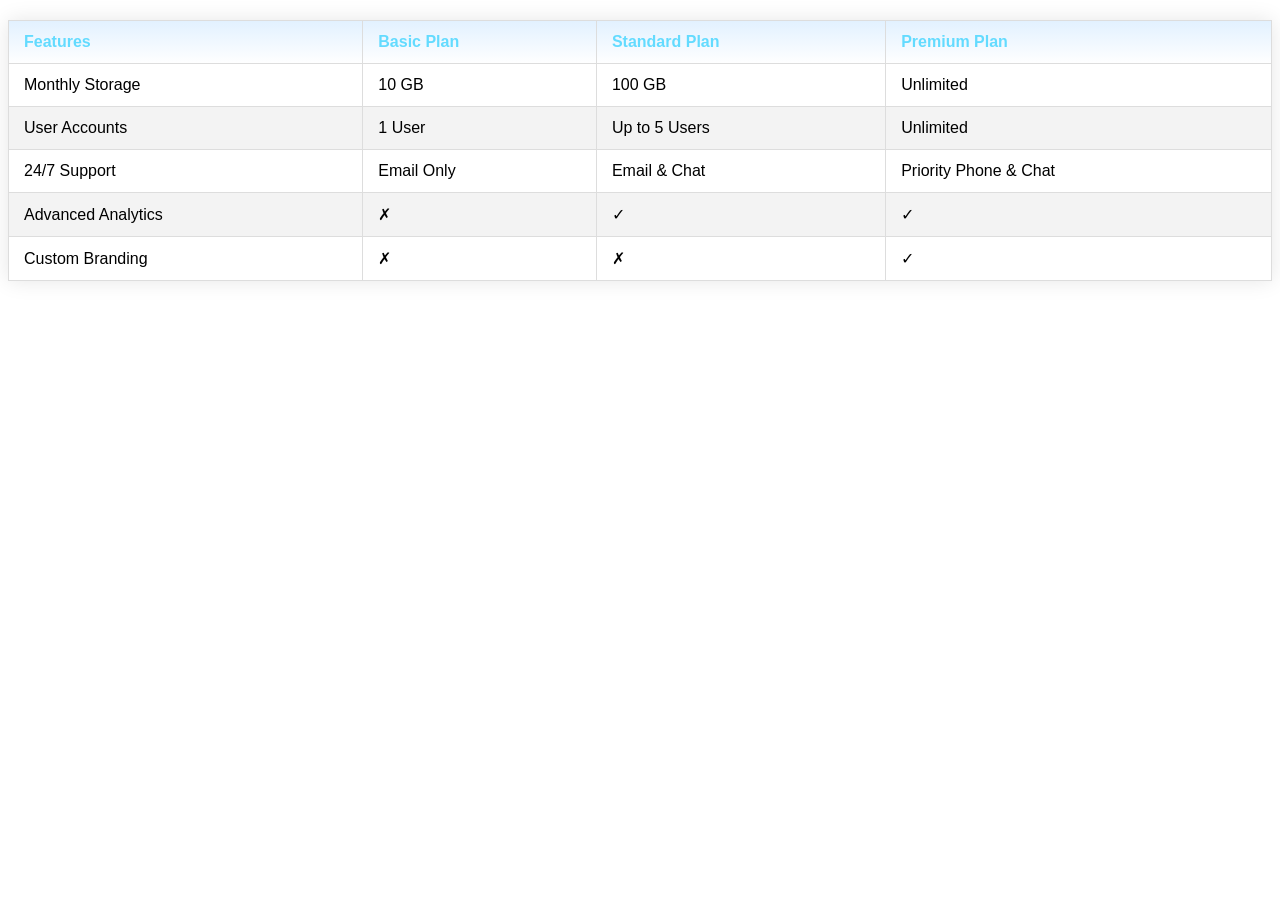
<file: mileston1-modiul-4/HtmlTable/index.html>
<!DOCTYPE html>
<html lang="en">

<head>
    <meta charset="UTF-8">
    <meta name="viewport" content="width=device-width, initial-scale=1.0">
    <title>HtmlTable</title>
    <link rel="stylesheet" href="style.css">
</head>

<body>
    <main>
        <section>
            <table class="pricing-table">
                <thead>
                    <tr>
                        <th>Features</th>
                        <th>Basic Plan</th>
                        <th>Standard Plan</th>
                        <th>Premium Plan</th>
                    </tr>
                </thead>
                <tbody>
                    <tr>
                        <td>Monthly Storage</td>
                        <td>10 GB</td>
                        <td>100 GB</td>
                        <td>Unlimited</td>
                    </tr>
                    <tr>
                        <td>User Accounts</td>
                        <td>1 User</td>
                        <td>Up to 5 Users</td>
                        <td>Unlimited</td>
                    </tr>
                    <tr>
                        <td>24/7 Support</td>
                        <td>Email Only</td>
                        <td>Email & Chat</td>
                        <td>Priority Phone & Chat</td>
                    </tr>
                    <tr>
                        <td>Advanced Analytics</td>
                        <td>✗</td>
                        <td>✓</td>
                        <td>✓</td>
                    </tr>
                    <tr>
                        <td>Custom Branding</td>
                        <td>✗</td>
                        <td>✗</td>
                        <td>✓</td>
                    </tr>
                </tbody>
            </table>
        </section>
    </main>
</body>

</html>
</file>
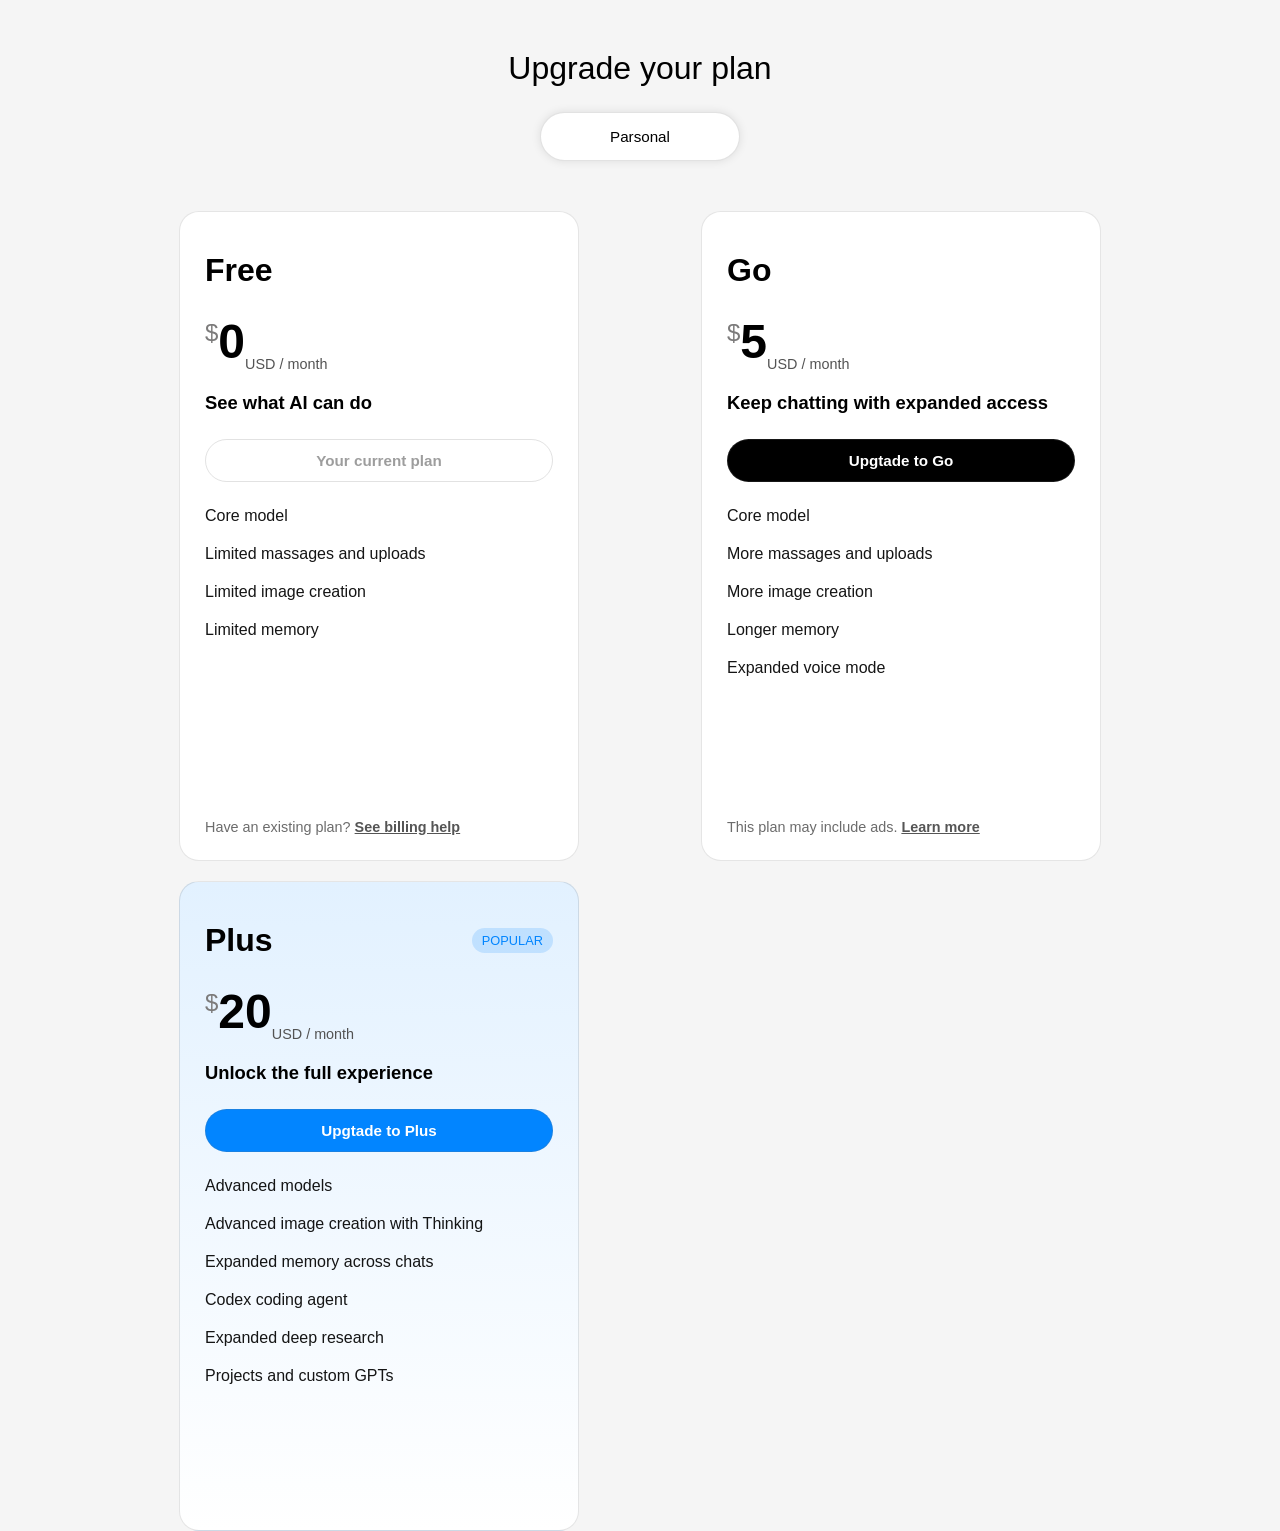
<file: mileston1-modiul-4/Task2-PricingCard/index.html>
<!DOCTYPE html>
<html lang="en">

<head>
    <meta charset="UTF-8">
    <meta name="viewport" content="width=device-width, initial-scale=1.0">
    <title>Pricing</title>
    <link rel="stylesheet" href="style.css">
</head>

<body>
    <main>
        <div class="plan">

            <h2 class="planText">
                Upgrade your plan
            </h2>
            <button class="planbtn">Parsonal</button>
        </div>
        <section>
            <div class="card">
                <div>

                    <h2 id="statusText">Free</h2>
                    <p id="amount"><sup>$</sup>0<sub>USD / month</sub> </p>
                    <p id="aiAbout">See what AI can do</p>
                    <button class="btn">Your current plan</button>
                </div>
                <div id="cardB">
                    <ul>
                        <li>Core model</li>
                        <li>Limited massages and uploads</li>
                        <li>Limited image creation</li>
                        <li>Limited memory</li>
                    </ul>
                    <p>Have an existing plan? <a href=""> See billing help</a></p>
                </div>
            </div>

            <div class="card">
                <div>

                    <h2 id="statusText">Go</h2>
                    <p id="amount"><sup>$</sup>5<sub>USD / month</sub> </p>
                    <p id="aiAbout">Keep chatting with expanded access</p>
                    <button class="btn btn2">Upgtade to Go</button>
                </div>
                <div id="cardB">
                    <ul>
                        <li>Core model</li>
                        <li>More massages and uploads</li>
                        <li>More image creation</li>
                        <li>Longer memory</li>
                        <li>Expanded voice mode</li>
                    </ul>
                    <p>This plan may include ads. <a href=""> Learn more</a></p>
                </div>
            </div>

            <div class="card plus">
                <div>
                    <div class="plusText">

                        <h2 id="statusText">Plus</h2>
                        <div>POPULAR</div>
                    </div>
                    <p id="amount"><sup>$</sup>20<sub>USD / month</sub> </p>
                    <p id="aiAbout">Unlock the full experience</p>
                    <button class="btn btn3">Upgtade to Plus</button>
                </div>
                <div id="cardB">
                    <ul>
                        <li>Advanced models</li>
                        <li>Advanced image creation with Thinking</li>
                        <li>Expanded memory across chats</li>
                        <li>Codex coding agent</li>
                        <li>Expanded deep research</li>
                        <li>Projects and custom GPTs</li>
                    </ul>
                    <!-- <p>Have an existing plan? <a href=""> See billing help</a></p> -->
                </div>
            </div>
        </section>
    </main>
</body>

</html>
</file>
<file: mileston1-modiul-4/HtmlTable/style.css>
/* Base table styling */
.pricing-table {
  width: 100%;
  border-collapse: collapse;
  margin: 20px 0;
  font-family: sans-serif;
  min-width: 400px;
  box-shadow: 0 0 20px rgba(0, 0, 0, 0.1);
}

/* Header styling */
.pricing-table thead tr {
 background: linear-gradient(to top, #ffffff,#e2f1ff); 
  color: #63dbff;
  text-align: left;
  font-weight: bold;
}

/* Cell padding and borders */
.pricing-table th,
.pricing-table td {
  padding: 12px 15px;
  border: 1px solid #dddddd;
}

/* Zebra striping for even rows */
.pricing-table tbody tr:nth-child(even) {
  background-color: #f3f3f3;
}

/* Optional: Slight highlight on hover for better readability */
.pricing-table tbody tr:hover {
  background-color: #f1f1f1;
}
</file>
<file: mileston1-modiul-4/Task2-PricingCard/style.css>
*{
    margin: 0;
    padding: 0;
    box-sizing: border-box;
}
html,body{
    height: 100%;
    width: 100%;
    font-family: 'Segoe UI', Tahoma, Geneva, Verdana, sans-serif;
    background-color: #f5f5f5;
}
body{
    max-width: 80%;
    margin: 0 auto;
}
.plan{
    width: 60%;
    text-align: center;
    margin: 50px auto;
}

.plan .planText{
    font-size: 2rem;
    font-weight: 350;
    
}

.plan .planbtn{
   margin-top: 25px;
    width: 200px;
    padding: 15px;
    color: rgb(0, 0, 0);
    border: 1px solid rgba(113, 113, 113, 0.204);
    border-radius: 25px;
    cursor: pointer;
    background-color: white;
    box-shadow: 0px 0px 10px rgba(0, 0, 0, 0.1);
    font-size: .95rem;
    font-weight: 400;
}

section{
    margin:0 auto;
    height: 100vh;
    display: grid;
    grid-template-columns: repeat(3,1fr);
    gap: 20px;

}

.card{
    align-self: center;
    justify-self: center;
    height: 650px;
    width: 400px;
    background-color: #fff;
    border-radius: 20px;
  border: 1px solid rgba(0, 0, 0, 0.1);
    padding: 25px;
    padding-top: 40px;
    display: flex;
    flex-direction: column;
   
}

#statusText{
    font-size: 2rem;
    font-weight: 600;
}

#amount{
    margin-top: 25px;
    font-size: 3rem;
    font-weight: 600;
}

sup{
    font-size: 1.5rem;
    color: #7c7b7b;
    font-weight: 400;
}

sub{
    font-size: .9rem;
    color: #535353;
    font-weight: 350;
}

#aiAbout{
    margin-top: 20px;
    font-size: 1.15rem;
   
    font-weight: 550;
}

.btn{
    margin-top: 25px;
    width: 100%;
    padding: 12px;
    color: rgba(113, 113, 113, 0.692);
    border: 1px solid rgba(113, 113, 113, 0.204);
    border-radius: 25px;
    cursor: pointer;
    background-color: transparent;
    font-size: .95rem;
    font-weight: 550;
    
}

#cardB{
    flex-grow: 1;
    margin-top: 25px;
    display: flex;
    flex-direction: column;
    align-items: flex-start;
    justify-content: space-between;
}

#cardB ul{
    display: flex;
    flex-direction: column;
    gap: 20px;
    color: rgba(1, 1, 1, 0.923);
    list-style: none;
    font-size: 1rem;
    font-weight: 400;
}

#cardB p{
    margin-top: 25px;
    font-size: .9rem;
    font-weight: 400;
    color: #6c6c6c;
}

#cardB p a{
   color: #555555;
    font-weight: 600;
}

.plus{
    /* background-color: #535353; */
    background: linear-gradient(to top, #ffffff,#e2f1ff);
}

.btn2{
    background-color: black;
    color: white;
}

.btn3{
    background-color: #0285FF;
    color: white;
}

.btn3:hover{
    background-color: #0474dcea;
    color: white;
}

.plusText{
    display: flex;
    align-items: center;
    justify-content: space-between;
}

.plusText div{
    display: flex;
    align-items: center;
background-color: #0285ff29;
color: #0285FF;
    padding: 5px 10px;
    border-radius: 20px;
    font-size: .8rem;
    font-weight: 500;

}

@media screen and (max-width: 1350px){
    section{
        grid-template-columns: repeat(2,1fr);
    }
}

@media screen and (max-width: 950px){
    section{
        grid-template-columns: repeat(1,1fr);
    }
}
</file>
